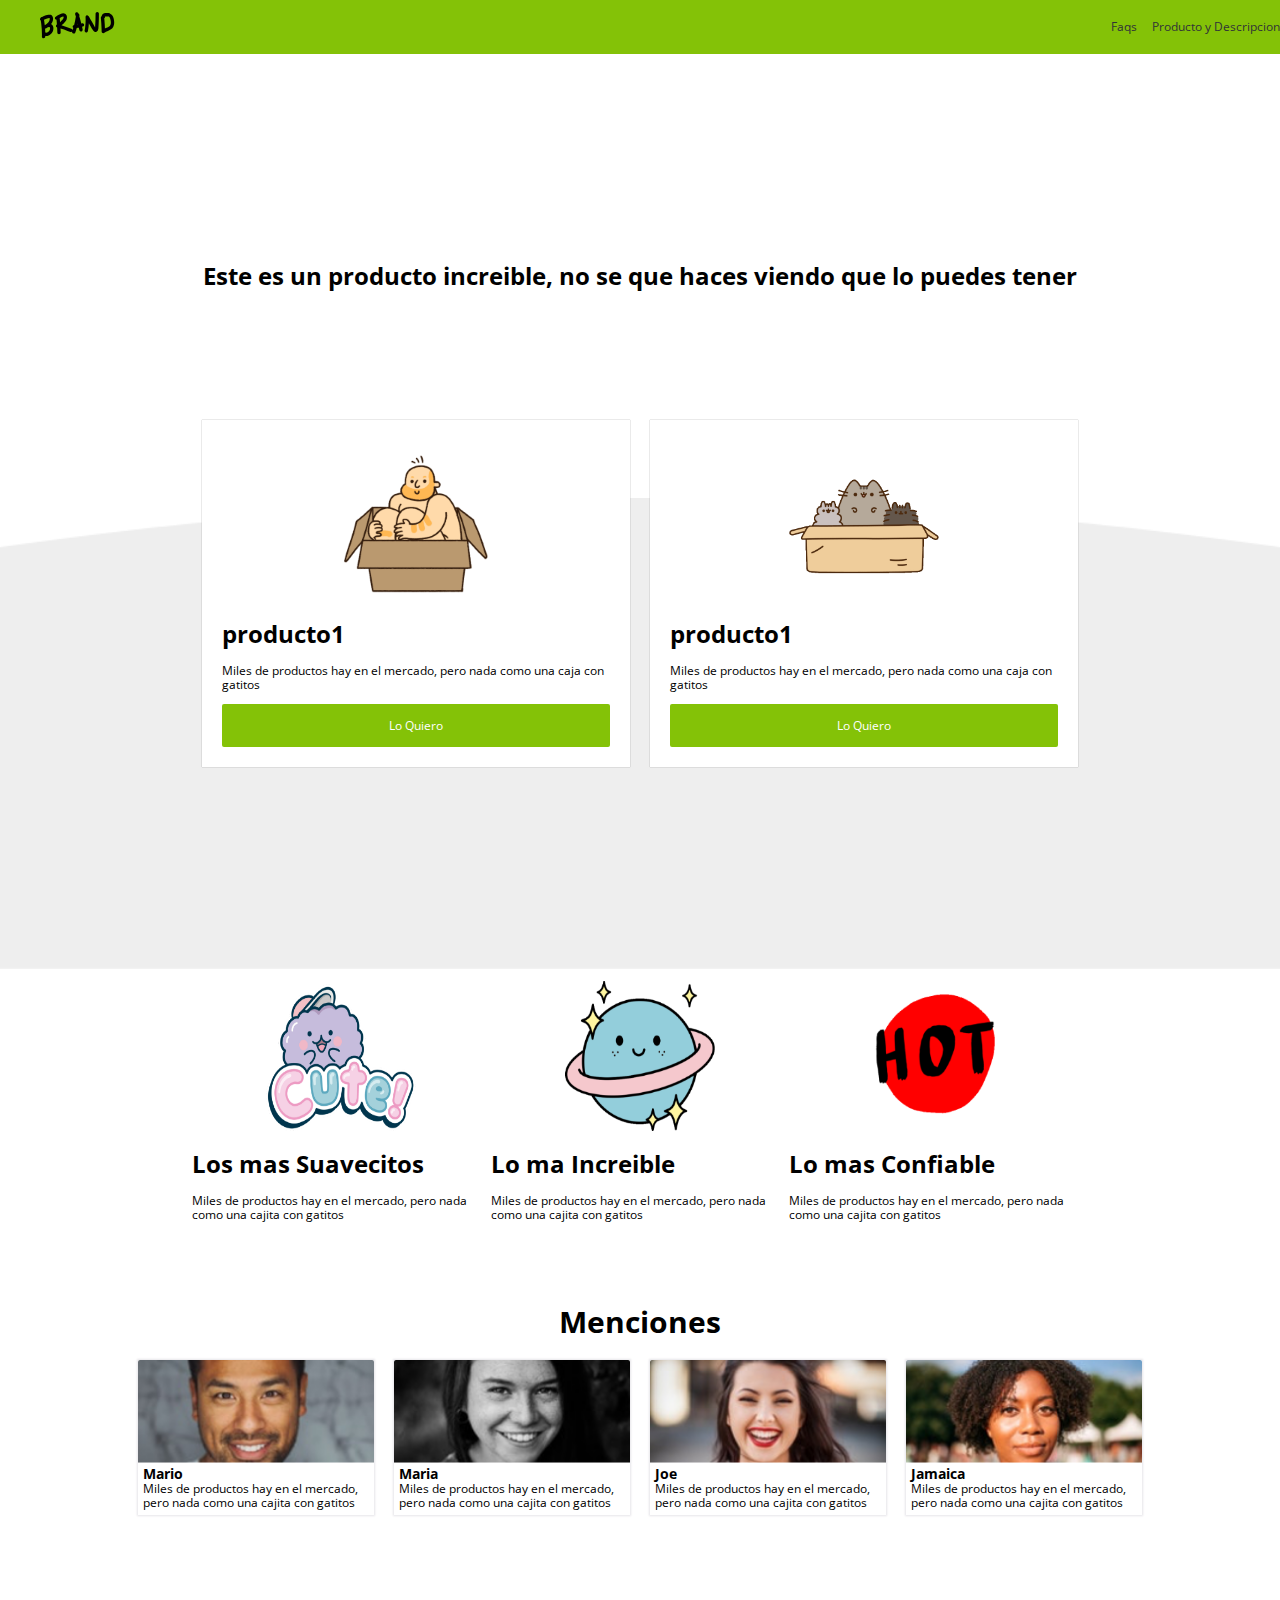
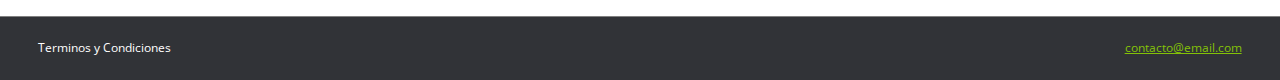
<file: index.html>
<!DOCTYPE html>
<html lang="en">
<head>
    <meta charset="UTF-8">
    <meta name="viewport" content="width=device-width, initial-scale=1.0">
    <link rel="stylesheet" href="css/animation.css">
    <link rel="stylesheet" href="css/estilo.css">
    <link rel="stylesheet" href="css/normalize.css">
    <link rel="stylesheet" href="css/mobile.css">
    
    <title>Brand</title>
</head>
<body>
    <!-- Esta la seccion de navegacion del documento -->
    <header class="header">
        <nav class="menu fadeInDown">
            <figure>
                <a href="index.html">
                    <img src="images/logo.png" alt="logo brand">
                </a>
            </figure>
            <ul class="menu-lista">
                <li> 
                    <a class="menu-lista-item" href="#">Faqs</a> 
                </li>
                <li>
                     <a class="menu-lista-item" href="producto.html">Producto y Descripcion</a> 
                </li>
            </ul>
        </nav>
    </header>
   <div class="main-section fadeIn">
       <h1>Este es un producto increible, no se que haces viendo que lo puedes tener</h1>
    </div>
    <section class="products" >
           <div class="product fadeInDown">
               <div class="content" >
                   <figure class="content-img">
                       <img src="images/box1.png" alt="caja de producto">
                   </figure>
                   <h1>producto1</h1>
                   <p>Miles de productos hay en el mercado, pero nada como una caja con gatitos</p>
                   <a href="venta.html">
                       <button class="content-button"> 
                           Lo Quiero 
                        </button>
                   </a>
               </div>
           </div>
           <div class="product fadeInDown">
            <div class="content" >
                <figure class="content-img">
                    <img src="images/box2.png" alt="caja de producto">
                </figure>
                <h1>producto1</h1>
                <p>Miles de productos hay en el mercado, pero nada como una caja con gatitos</p>
                <a href="venta.html">
                    <button class="content-button"  >Lo Quiero</button>
                </a>
            </div>
        </div>
    </section>
    <div class="Feature">
        <section class="Feature-container ">
            <div class="Feature-container-items">
                <figure class="Feature-box" >
                    <img src="images/b1.png" alt="imagen1">
                </figure>
                <h1>Los mas Suavecitos</h1>
                <p>Miles de productos hay en el mercado, pero nada como una cajita con gatitos</p>
            </div>
            <div class="Feature-container-items">
                <figure class="Feature-box" >
                    <img src="images/b2.png" alt="imagen1">
                </figure>
                <h1>Lo ma Increible</h1>
                <p>Miles de productos hay en el mercado, pero nada como una cajita con gatitos</p>
            </div>    
            <div class="Feature-container-items">
                <figure class="Feature-box" >
                    <img src="images/b3.png" alt="imagen1">
                </figure>
                <h1>Lo mas Confiable</h1>
                <p>Miles de productos hay en el mercado, pero nada como una cajita con gatitos</p> 
            </div>    
        </section>
    </div>
    <div class="SectionContainer">
        <section class="coments">
            <h1>Menciones</h1>
            <div class="container">
                <div class="container-items" >
                    <figure class="container-items-img" >
                        <img src="images/p1.png" alt="menciones">
                    </figure>
                    <h3>Mario</h3>
                    <p>Miles de productos hay en el mercado, pero nada como una cajita con gatitos</p>
                </div>
                <div class="container-items" >
                    <figure class="container-items-img" >
                        <img src="images/p2.png" alt="menciones">
                    </figure>
                    <h3>Maria</h3>
                    <p>Miles de productos hay en el mercado, pero nada como una cajita con gatitos</p>
                </div>
                <div class="container-items" >
                    <figure class="container-items-img">
                        <img src="images/p3.png" alt="menciones">
                    </figure>
                    <h3>Joe</h3>
                    <p>Miles de productos hay en el mercado, pero nada como una cajita con gatitos</p>
                </div>
                <div class="container-items" >
                    <figure class="container-items-img">
                        <img src="images/p4.png" alt="menciones">
                    </figure>
                    <h3>Jamaica</h3>
                    <p>Miles de productos hay en el mercado, pero nada como una cajita con gatitos</p>
                </div>
            </div>
    
        </section>

    </div>
    
    <footer>
        <div class="footer-container">
            <p>Terminos y Condiciones</p>
            <a href="mailto:contacto@email.com" class="contacto">
                <p>contacto@email.com</p>
            </a>
        </div>
    </footer>

  
    
    <script src="javascript/js.js" ></script>
</body>
</html>
</file>
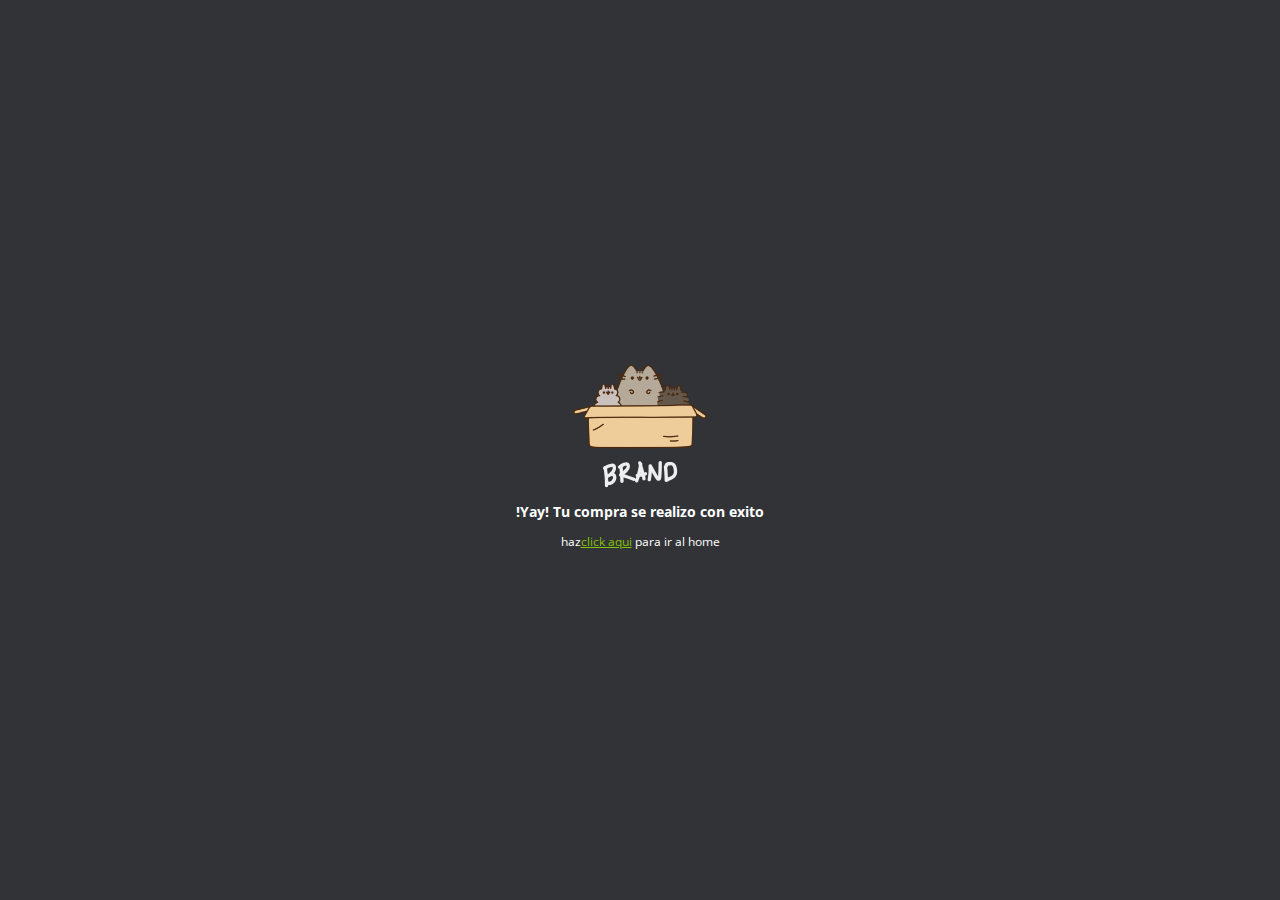
<file: exito.html>
<!DOCTYPE html>
<html lang="en">
<head>
    <meta charset="UTF-8">
    <meta name="viewport" content="width=device-width, initial-scale=1.0">
    <title>Exito</title>
    <link rel="stylesheet" href="css/estilo.css">
    <link rel="stylesheet" href="css/normalize.css">
    <link rel="stylesheet" href="css/paypal.css">
</head>
<body>
    <div class="container_paypal">
        <img src="images/box_brand.png" alt="exito">
        <h3>!Yay! Tu compra se realizo con exito</h3>
        <p>haz<a href="index.html">click aqui</a> para ir al home</p>
    </div>
</body>
</html>
</file>
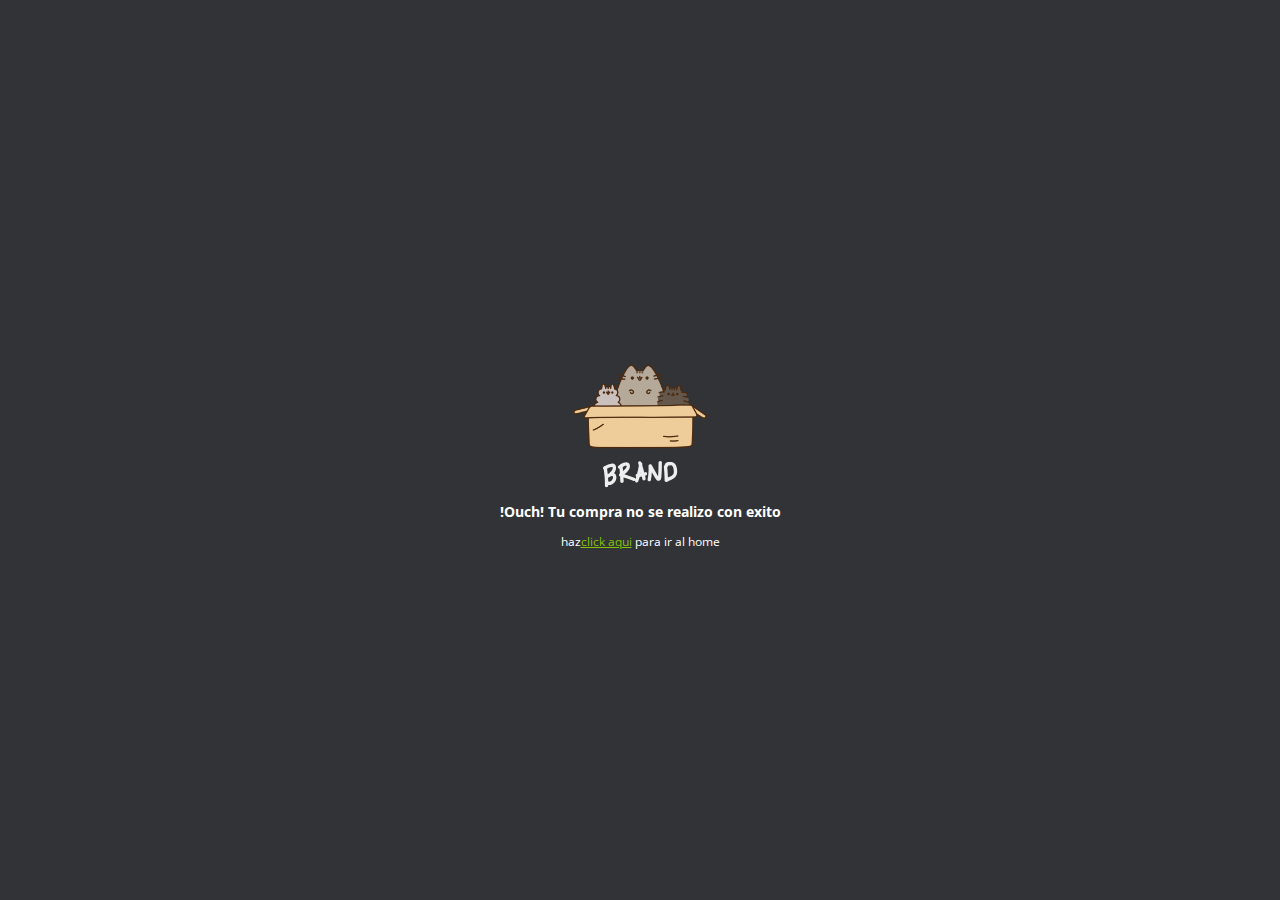
<file: falla.html>
<!DOCTYPE html>
<html lang="en">
<head>
    <meta charset="UTF-8">
    <meta name="viewport" content="width=device-width, initial-scale=1.0">
    <title>Exito</title>
    <link rel="stylesheet" href="css/estilo.css">
    <link rel="stylesheet" href="css/normalize.css">
    <link rel="stylesheet" href="css/paypal.css">
</head>
<body>
    <div class="container_paypal">
        <img src="images/box_brand.png" alt="exito">
        <h3>!Ouch! Tu compra no se realizo con exito</h3>
        <p>haz<a href="index.html">click aqui</a> para ir al home</p>
    </div>
</body>
</html>
</file>
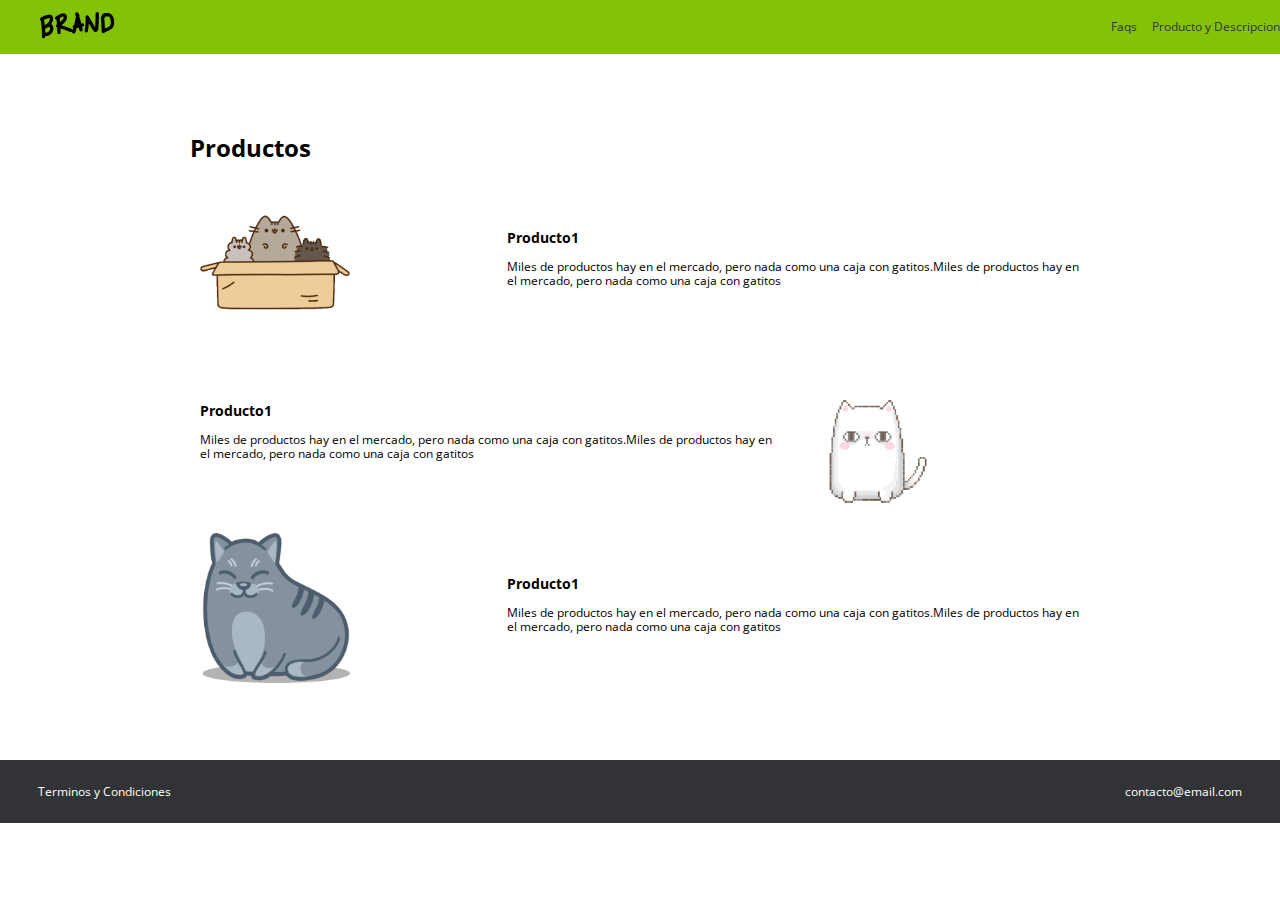
<file: producto.html>
<!DOCTYPE html>
<html lang="en">
<head>
    <meta charset="UTF-8">
    <meta name="viewport" content="width=device-width, initial-scale=1.0">
    <link rel="stylesheet" href="css/grid.css">
    <link rel="stylesheet" href="css/animation.css">
    <link rel="stylesheet" href="css/mobile.css">
    <link rel="stylesheet" href="css/normalize.css">
    <link rel="stylesheet" href="css/estilo.css">
    
    
    <title>Brand</title>
</head>
<body>
    <!-- Esta la seccion de navegacion del documento -->
    <header class="header">
        <nav class="menu fadeInDown">
            <figure>
                <a href="index.html">
                    <img src="images/logo.png" alt="logo brand">
                </a>
            </figure>
            <ul class="menu-lista">
                <li> 
                    <a class="menu-lista-item" href="#">Faqs</a> 
                </li>
                <li>
                     <a class="menu-lista-item" href="#">Producto y Descripcion</a> 
                </li>
            </ul>
        </nav>
    </header>
        <div class="containergrid">
           <h1>Productos</h1>
           <div class="row">
               <div class="col-4">
                    <img src="images/ben1.png" class="product-img" alt="">                  
               </div>
               <div class="col-8">
                   <div class="product-items" >
                    <h3>Producto1</h3>
                    <p class="product-p">
                     Miles de productos hay en el mercado, pero nada como una caja con gatitos.Miles de productos hay en el mercado, pero nada como una caja con gatitos
                    </p>
                   </div>
               </div>
           </div>
           <div class="row">
            <div class="col-8">
                <div class="product-items" >
                    <h3>Producto1</h3>
                    <p class="product-p">
                     Miles de productos hay en el mercado, pero nada como una caja con gatitos.Miles de productos hay en el mercado, pero nada como una caja con gatitos
                    </p>
                   </div>              
            </div>
            <div class="col-4">
                <img src="images/ben2.png" class="product-img" alt="">  
            </div>
        </div>
        <div class="row">
            <div class="col-4">
                 <img src="images/ben3.png" class="product-img" alt="">                  
            </div>
            <div class="col-8">
                <div class="product-items" >
                    <h3>Producto1</h3>
                    <p class="product-p">
                     Miles de productos hay en el mercado, pero nada como una caja con gatitos.Miles de productos hay en el mercado, pero nada como una caja con gatitos
                    </p>
                   </div>
            </div>
        </div>
        </div>
    <footer>
        <div class="footer-container">
            <p>Terminos y Condiciones</p>
            <p>contacto@email.com</p>
        </div>
    </footer>

  
    
    <script src="javascript/js.js" ></script>
</body>
</html>
</file>
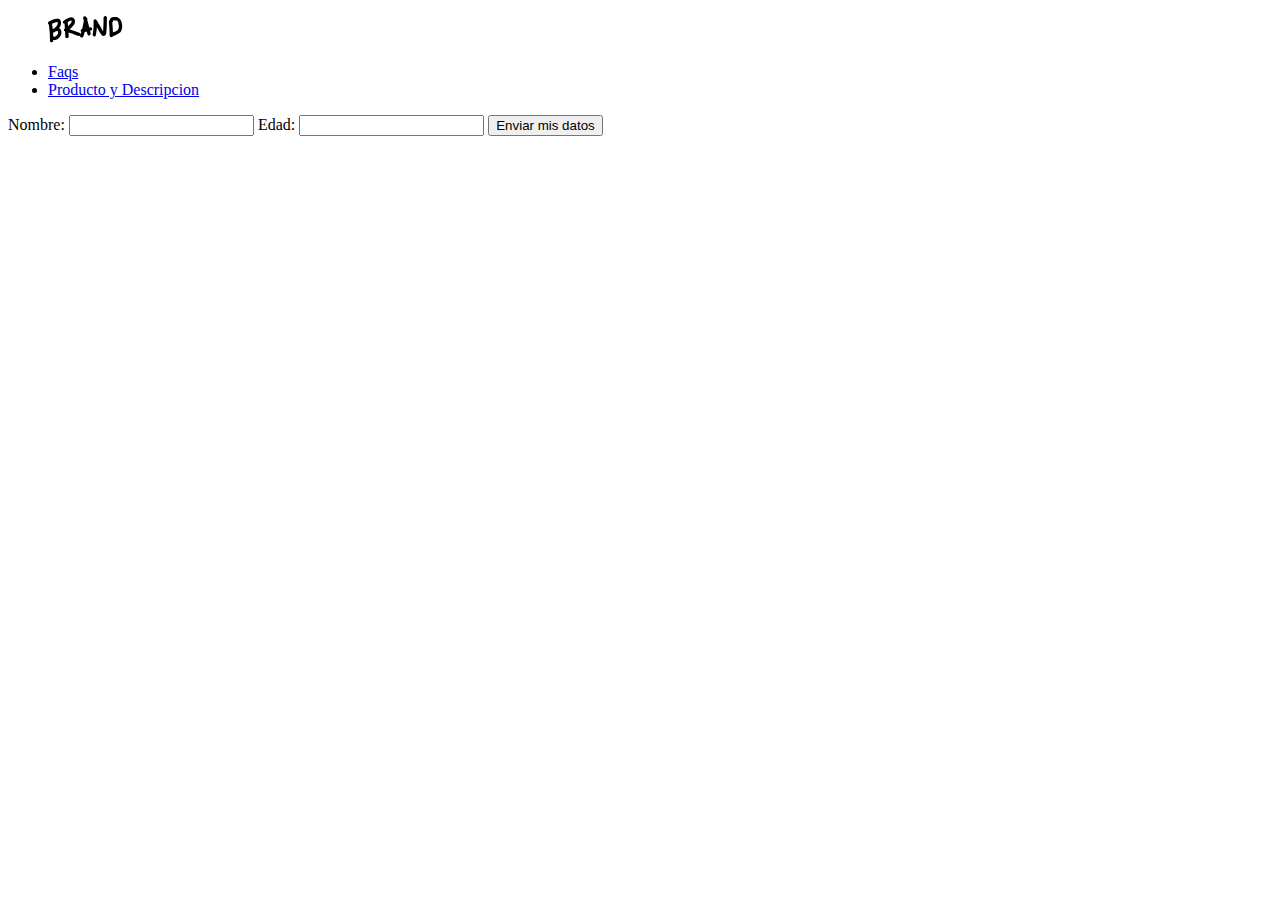
<file: salesform.html>
<!DOCTYPE html>
<html lang="en">
<head>
    <meta charset="UTF-8">
    <meta name="viewport" content="width=device-width, initial-scale=1.0">
    <title>Document</title>
</head>
<body>
    <!-- Seccion de cabecera del menu -->
    <header class="header">
        <nav class="menu fadeInDown">
            <figure>
                <img src="images/logo.png" alt="logo brand">
            </figure>
            <ul class="menu-lista">
                <li> 
                    <a class="menu-lista-item" href="#">Faqs</a> 
                </li>
                <li>
                     <a class="menu-lista-item" href="#">Producto y Descripcion</a> 
                </li>
            </ul>
        </nav>
    </header>
    <!-- Fin del menu de la cabecera -->
    <form action="urldondeseenvianlosdatos">
        <label for="nombre">Nombre:</label>
        <input type="text" id="nombre" name="user_name">

        <label for="edad">Edad:</label>
        <input type="text" id="edad" name="user_age">

        <button type="submit">Enviar mis datos</button>
    </form>
    
</body>
</html>
</file>
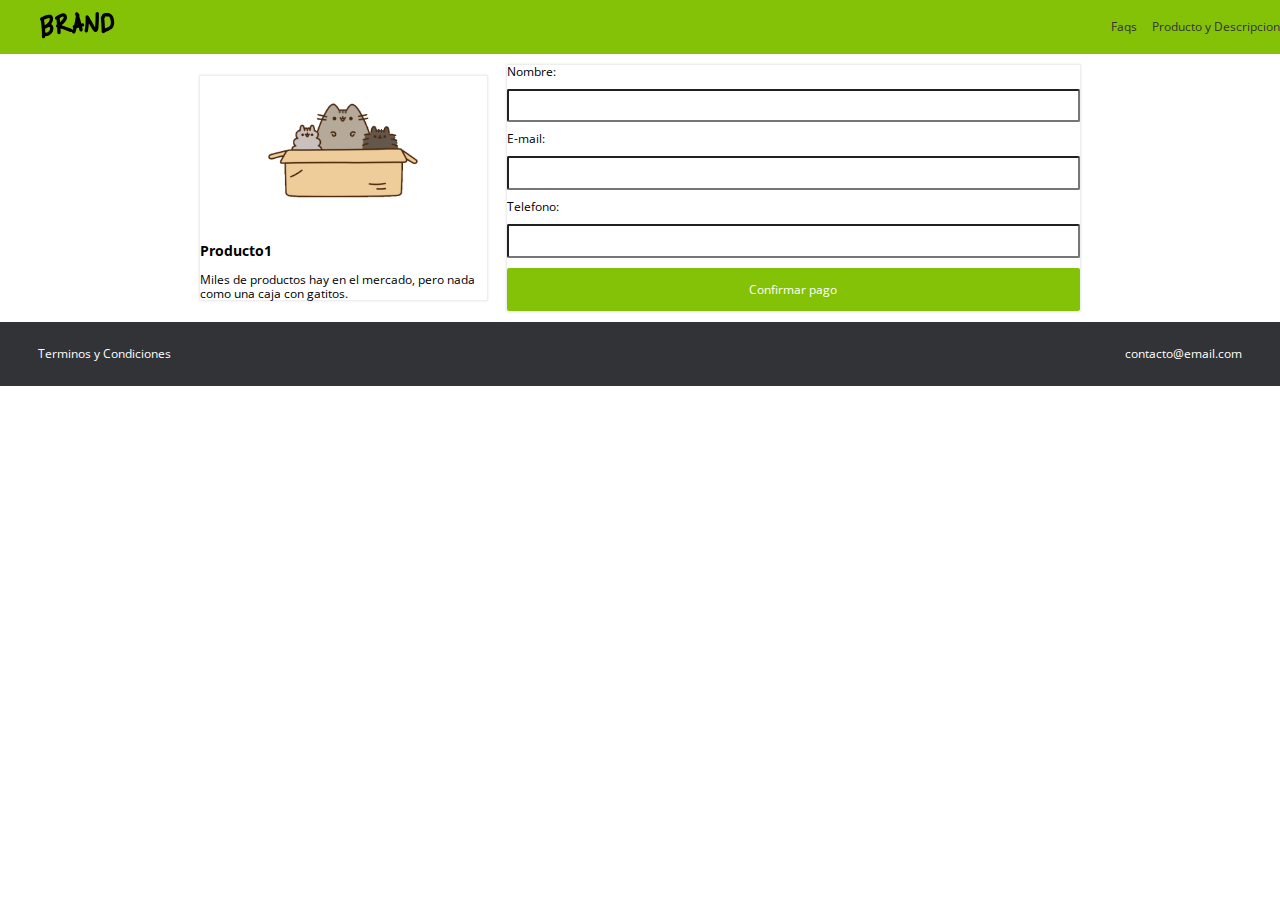
<file: venta.html>
<!DOCTYPE html>
<html lang="en">
<head>
    <meta charset="UTF-8">
    <meta name="viewport" content="width=device-width, initial-scale=1.0">
    <link rel="stylesheet" href="css/estilo.css">
    <link rel="stylesheet" href="css/grid.css">
    <link rel="stylesheet" href="css/animation.css">
    <link rel="stylesheet" href="css/mobile.css">
    <link rel="stylesheet" href="css/normalize.css">
    
    
    
    <title>Brand</title>
</head>
<body>
    <!-- Esta la seccion de navegacion del documento -->
    <header class="header">
        <nav class="menu fadeInDown">
            <figure>
                <img src="images/logo.png" alt="logo brand">
            </figure>
            <ul class="menu-lista">
                <li> 
                    <a class="menu-lista-item" href="#">Faqs</a> 
                </li>
                <li>
                     <a class="menu-lista-item" href="#">Producto y Descripcion</a> 
                </li>
            </ul>
        </nav>
    </header>
    <!-- Fin de la parte de navegacion del documento -->

        <div class="containermodulo">
            <div class="col-4">
                <div class="modulo_pago">
                    <figure class="modulo_pago-imagenbox" >
                        <img class="containermodulo-img" src="images/ben1.png" alt="">
                    </figure>
                    <h3>
                        Producto1
                    </h3>
                    <p>
                        Miles de productos hay en el mercado, pero nada como una caja con gatitos.
                    </p>
                </div>
            </div>
            <div class="col-8">
                <div class="modulo_pago">
                    <form action="https://www.paypal.com/cgi-bin/webscr?cmd=_s-xclick&hosted_button_id=HJG25WFAMWTKL" method="POST" >
                            <label for="name">Nombre:</label>
                            <br>
                            <input type="text" placeholder="" name="name" class="modulo-pago-input" >
                            <input type="hidden" name="first_name" value="John">
                            <br>
                            <label for="email">E-mail:</label>
                            <br>
                            <input type="text" placeholder="" name="email" class="modulo-pago-input">
                            <input type="hidden" name="email" value="jdoe@zyzzu.com">
                            <br>
                            <label for="phone">Telefono:</label>
                            <br>
                            <input type="text" placeholder="" name="phone"class="modulo-pago-input" >
                            <input type="hidden" name="night_phone_a" value="610">
                            <br>
                            <!-- <input type="submit" class="modulo-pago-submit"> -->
                            <input type="submit" class="content-button" value="Confirmar pago">

                    </form>
                </div>
            </div>
        </div>
        
    <!-- Inicio del pie de pagina (Footer)  -->
    <footer>
        <div class="footer-container">
            <p>Terminos y Condiciones</p>
            <p>contacto@email.com</p>
        </div>
    </footer>

  
    
    <script src="javascript/js.js" ></script>
</body>
</html>
</file>
<file: css/animation.css>
@keyframes fadeIn {
    from{
        opacity: 0;
    }to{
        opacity: 1;
    }
}

.fadeIn{
    animation-name: fadeIn;
    -webkit-animation-name: fadeIn;
    animation-duration: 4s;
    -webkit-animation-duration: 4s;
    animation-fill-mode: 4s;
    -webkit-animation-fill-mode: 4s;
}
@keyframes fadeInDown {
    from{
        opacity: 0;
        transform: translate3d(0, -100%, 0);
        -webkit-transform: translate3d(0,-100%,0);
    }
    to{
        opacity: 1;
        transform: translate3d(0,0,0);
        -webkit-transform: translate3d(0,0,0);
    }
}
.fadeInDown{
    animation-duration: 1s;
    -webkit-animation-duration: 1s;
    animation-fill-mode: both;
    -webkit-animation-fill-mode: both;
    animation-name: fadeInDown;
    -webkit-animation-name: fadeInDown;
}

@keyframes fadeInUp {
    from{
        opacity: 0;
        transform: translate3d(0, 100%, 0);
        -webkit-transform: translate3d(0,100%,0);
    }
    to{
        opacity: 1;
        transform: translate3d(0,0,0);
        -webkit-transform: translate3d(0,0,0);
    }
}
.fadeInUp{
    animation-duration: 1s;
    -webkit-animation-duration: 1s;
    animation-fill-mode: both;
    -webkit-animation-fill-mode: both;
    animation-name: fadeInUp;
    -webkit-animation-name: fadeInUp;
}
</file>
<file: css/estilo.css>
@import url('https://fonts.googleapis.com/css2?family=Open+Sans:wght@400;700&display=swap');
/*------------------- Variables ----------------------*/

/*Color*/
:root{
--green-color : #84c207; 
--white-color : white ;
--black-color: #313337;
/*tipofrafia*/
--normal : 12px;
/*espaciado*/
--space : 10px;
/*box shadow*/
--box : 0px 0 2px 1px #e6e5e9;
/*imagen size*/
--img-size : 100%;

}

/* Variables*/

html, body {
    padding: 0;
    margin: 0;
    font-size: var(--normal);
    font-family: 'Open Sans', sans-serif;
}
/* ----------------- CABECERA ------------------- */
.header{
   
    color:var(--white-color);
}
.menu {
    background: var(--green-color);
    display: flex;
    justify-content: space-between;
    align-items: center;
}
.menu-lista{
    display: inherit;
}
.menu-lista li {
    list-style: none;
}
.menu-lista-item{
    color: var(--black-color);
    text-decoration: none;
    padding-left: 15px;
}
.menu-lista-item:hover{
    color: var(--white-color);
}
.main-section{
    padding: 15%;
    text-align: center;
}

/* --------------------- PRODUCTOS -------------------- */
.products{
    background-image: url('../images/curve.png');
    /* max-height: 200px; */
    background-size: cover;
    background-position: center top;
    display: flex;
    padding: 15%;
}
.product{
    padding: var(--space) ;
    margin-top: -280px;
}
.product .content{
    background: var(--white-color);
    padding: 20px;
    box-shadow:  0 0 1px grey;

}
.content-img{
    text-align: center;
}
.content-button{
    background: var(--green-color);
    width: 100%;
    padding: 15px;
    color: var(--white-color);
    font-size: var(--normal) ;
    border: 0;
    border-radius: 2px ;
}
.content-button:hover{
    background: green;
    cursor: pointer;
}
/* -------------------------  DESCRIPCION PRODUCTOS --------------------------- */
.Feature{
     display: flex; 
    padding: 0 15%;
    justify-content: center;
}
.Feature-container{
    display: flex;
}
.Feature-box {
    text-align: center;
}
.Feature-box img{
    width: 150px;
    height: 150px;
}


/* ------------------- COMENTARIOS----------------------------- */

.coments h1{
    text-align: center;
    font-size: 30px;
}
.container{
    display: flex;
    /* justify-content: space-between; */
    padding: 0 10%;
    margin-bottom: 50px;
}
.container-items{
    /* border: 1px solid red; */
    /* width: 20%; */
    margin: 0 1%;
    box-shadow: var(--box);
    
}
.container-items-img{
    margin: 0;
}
.container-items-img img{
    width: 100%;
}
.container-items h3{
    margin: 0;
    margin-left: 5px;
    text-align: left;

}
.container-items p {
    margin: 0;
    margin-left: 5px;
    margin-bottom: 5px;
}

   /* ----------- Footer -------------------------  */
.footer-container{
    background: var(--black-color);
    color: var(--white-color);
    display: flex;
    justify-content: space-between;
    align-items: center;
    padding: 1% 3%;
}
.contacto{
    color: var(--green-color);
}


.SectionContainer{
    padding: 4% 0 ;
    border-bottom: 1px solid gray;
}

/*------------------------------------------ Venta        ----------------------------------- */
.containermodulo{
    max-width: 900px;
    margin: 0 auto;
    display: flex;
    align-items: center;
}
.modulo_pago{
    box-shadow: var(--box);

}
.modulo_pago-imagenbox{
    text-align: center;
}
.modulo-pago-input{
    padding: 8px 0;
    margin-bottom: var(--space);
    width: 100%;
    box-sizing: border-box;
    margin-top: var(--space);
    border-radius: 2px;

}
.modulo-pago-submit{
    padding: 8px 0;
    width: 100%;
    background-color: var(--green-color);
    color:var(--white-color);

}
.modulo_pago label{
    
}
.containermodulo-img{
    width: 150px;

}
</file>
<file: css/mobile.css>
@media (max-width:600px) {
    .products{
        display: inherit;
        height: auto;
    }
    .product {
        margin-top: auto;
    }
    .main_section{
        padding: 4%;
    }
    .Feature{
        display: inherit;
    }
     .Feature-container , .container{
        display: inherit;
        text-align: center;
    } 
    /* ---------------- PAGINA VENTA ---------------------- */
    .containermodulo{
        display: inherit;
    }
    .modulo_pago{
        padding: 5%;
    }
}
</file>
<file: css/paypal.css>
body{
    background-color: var(--black-color);
    display: flex;
    justify-content: center;
    height: 100vh;
    align-items: center;
    text-align: center;
    color: var(--white-color);
}
.container_paypal a {
    color: var(--green-color);
}
</file>
<file: css/grid.css>
.containergrid{
    max-width: 900px;
    margin: 0 auto;
    padding: 5% 0;
}

.row{
    display: flex;

}
.col-1{
    width: 8.33333333%;
}
.col-2{
    width:16.6666666%;
}
.col-3{
    width: 24.99999% ;
}
.col-4{
    width: 33.33332% ;
}
.col-5{
    width: 41.666665%;
}
.col-6{
    width: 49.99998%‬;
}
.col-7{
    width: 58.333331%;
}
.col-8{
    width:66.66664%;
}
.col-9{
    width:74.99997% ;
}
.col-10{
    width: 83.3333%;
}
.col-11{
    width: 91.66663%‬;
}
.col-12{
    width: 100%;
}

.col-1, .col-2, .col-3, .col-4, .col-5, .col-6, .col-7,.col-8, .col-9, .col-10, .col-11,.col-12 {
    padding: 10px;
}
.product-img{
    width: 150px;
    height: 150px;
}
.product-items{
    padding: 5%  0;
}
@media(max-width:600px){
    .row{
        display: inherit;
    }
    .col-1, .col-2, .col-3, .col-4, .col-5, .col-6, .col-7,.col-8, .col-9, .col-10, .col-11,.col-12 {
        width: 100%;
    }
    .containergrid{
        text-align: center;
        padding: 0 3%;
    }


}
</file>
